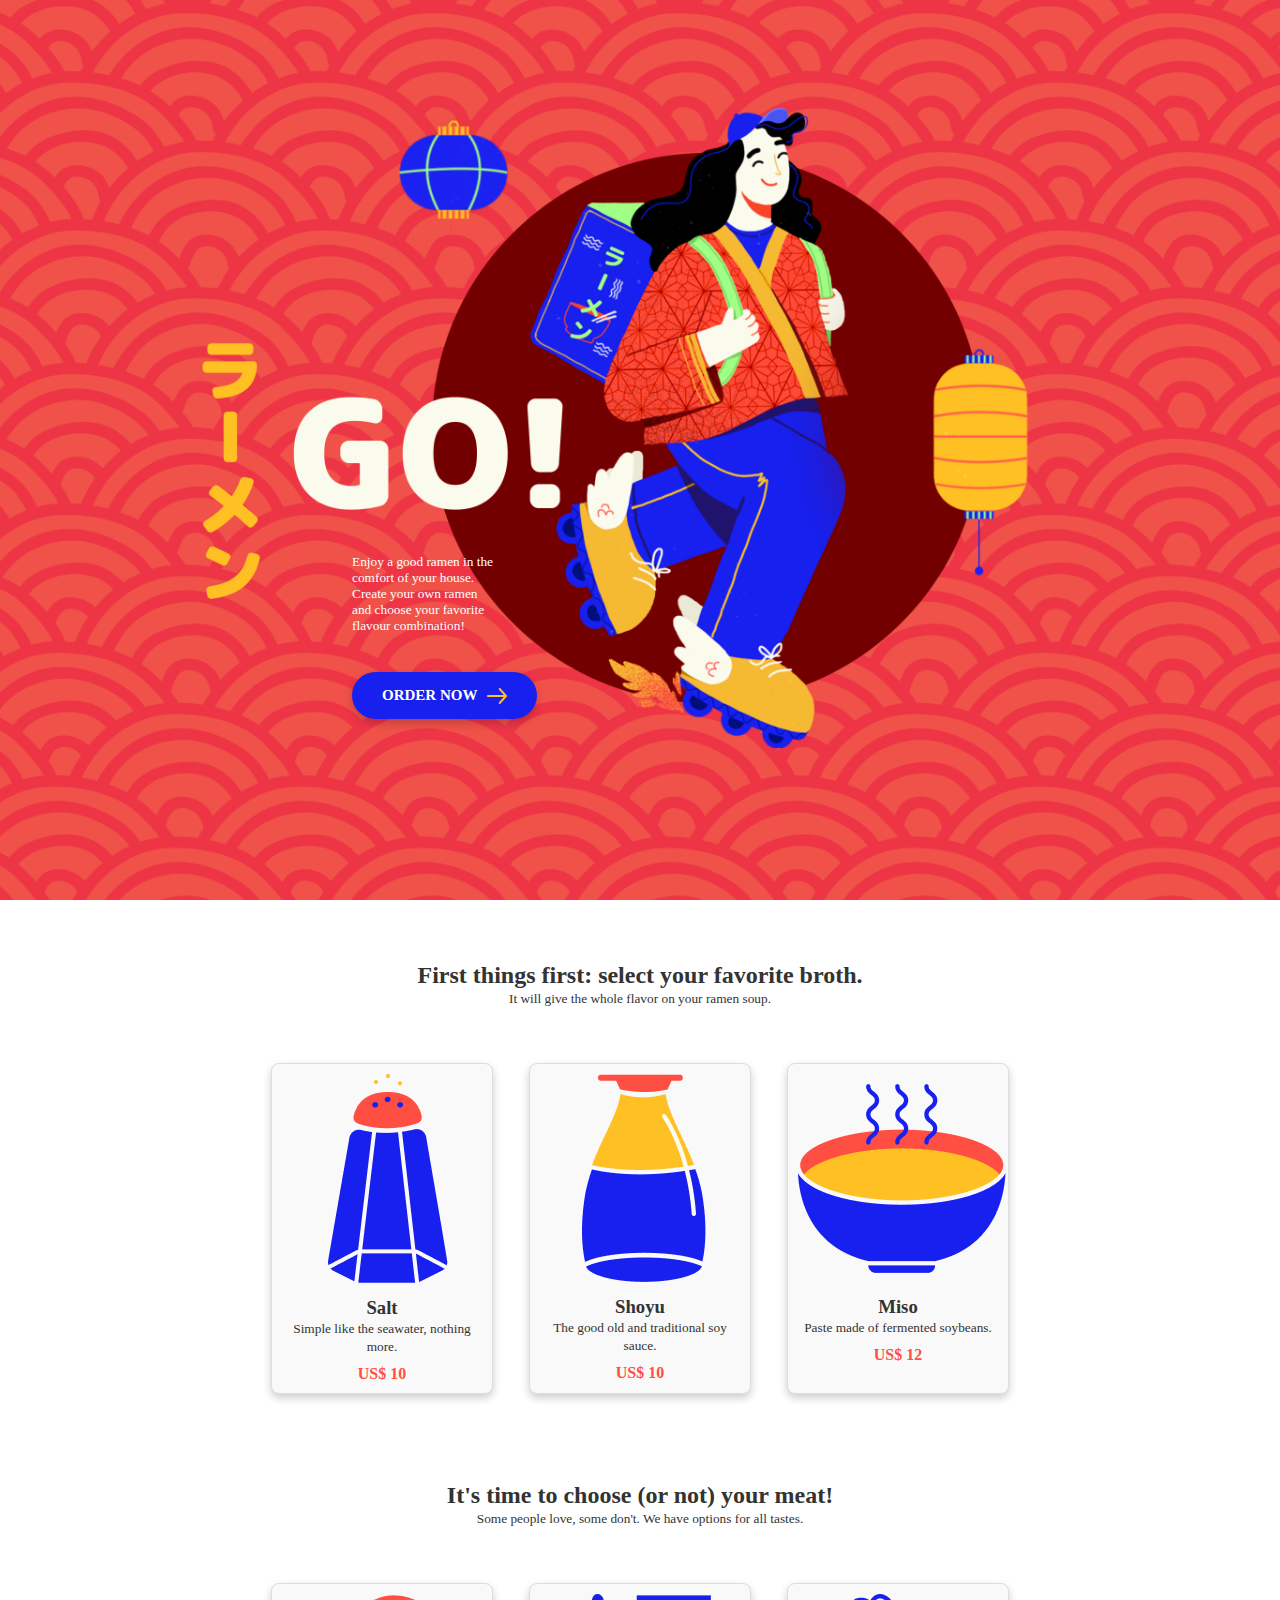
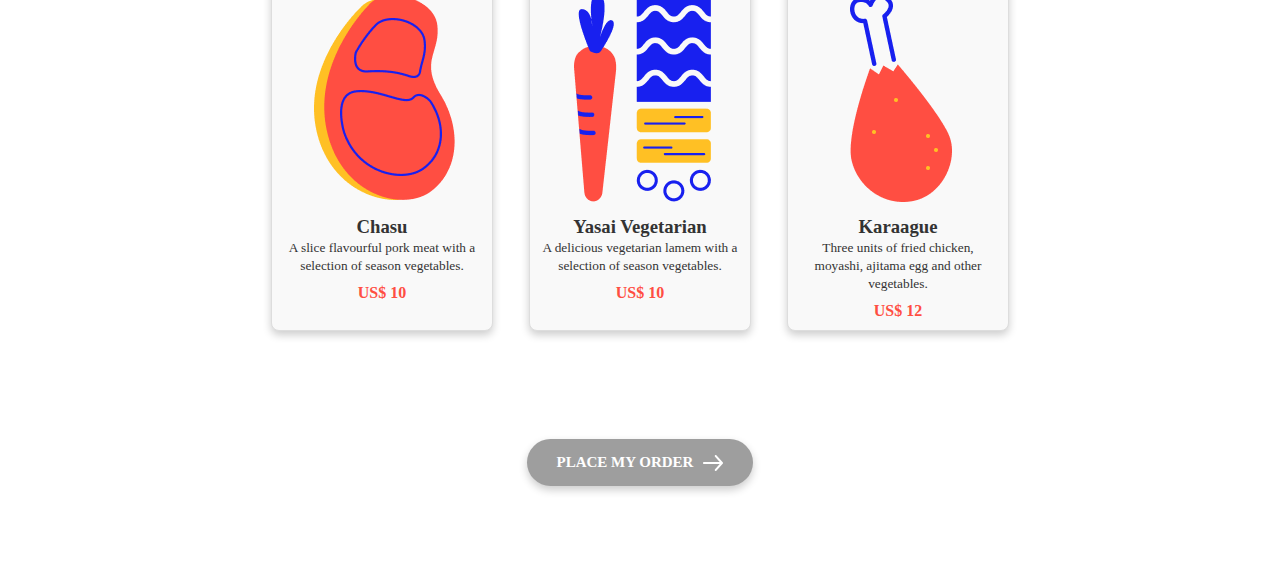
<file: index.html>
<!DOCTYPE html>
<html lang="pt-BR">

<head>
    <meta charset="UTF-8">
    <meta name="viewport" content="width=device-width, initial-scale=1.0">
    <title>RamenGo!</title>
    <script src="script.js" defer></script>
    <link rel="stylesheet" href="styles.css">
</head>

<body>
    <section class="hero">
        <small>
            <span>Enjoy a good ramen in the</span><br>
            <span>comfort of your house.</span><br>
            <span>Create your own ramen</span><br>
            <span>and choose your favorite</span><br>
            <span>flavour combination!</span>
        </small>
        <div class="hero-content">
            <a href="#selection" class="btn">
                ORDER NOW
                <svg width="20" height="16" viewBox="0 0 20 16" fill="none" xmlns="http://www.w3.org/2000/svg">
                    <path fill-rule="evenodd" clip-rule="evenodd" d="M19.7115 7.23199L13.3586 0.298656C12.9845 -0.11041 12.3878 -0.0976104 12.0278 0.326923C11.6673 0.751457 11.6786 1.42666 12.0532 1.83519L16.7247 6.93333H0.941176C0.421176 6.93333 0 7.41119 0 7.99999C0 8.58933 0.421176 9.06666 0.941176 9.06666H16.7247L12.0532 14.1653C11.6786 14.5739 11.6673 15.2491 12.0278 15.6736C12.2127 15.8907 12.4588 16 12.7059 16C12.9407 16 13.176 15.9013 13.3586 15.7019L19.7115 8.76853C19.896 8.56746 20 8.29013 20 7.99999C20 7.71039 19.896 7.43306 19.7115 7.23199Z" fill="#FFC024"/>
                </svg>                    
            </a>
        </div>
    </section>
    <section class="selection" id="selection">
        <h2>First things first: select your favorite broth.</h2>
        <small>It will give the whole flavor on your ramen soup.</small>
        <div class="card-container" data-type="broth">
            <div class="card" data-id="1">
                <img src="images/sal-inactive.png" alt="Caldo 1">
                <h3>Salt</h3>
                <small>Simple like the seawater, nothing more.</small>
                <p class="price">US$ 10</p>
            </div>
            <div class="card" data-id="2">
                <img src="images/shoyu-inactive.png" alt="Caldo 2">
                <h3>Shoyu</h3>
                <small>The good old and traditional soy sauce.</small>
                <p class="price">US$ 10</p>
            </div>
            <div class="card" data-id="3">
                <img src="images/miso-inactive.png" alt="Caldo 3">
                <h3>Miso</h3>
                <small>Paste made of fermented soybeans.</small>
                <p class="price">US$ 12</p>
            </div>
        </div>
        <h2>It's time to choose (or not) your meat!</h2>
        <small>Some people love, some don't. We have options for all tastes.</small>
        <div class="card-container" data-type="meat">
            <div class="card" data-id="1">
                <img src="images/pork-inactive.png" alt="Proteína 1">
                <h3>Chasu</h3>
                <small>A slice flavourful pork meat with a selection of season vegetables.</small>
                <p class="price">US$ 10</p>
            </div>
            <div class="card" data-id="2">
                <img src="images/yasai-inactive.png" alt="Proteína 2">
                <h3>Yasai Vegetarian</h3>
                <small>A delicious vegetarian lamem with a selection of season vegetables.</small>
                <p class="price">US$ 10</p>
            </div>
            <div class="card" data-id="3">
                <img src="images/chicken-inactive.png" alt="Proteína 3">
                <h3>Karaague</h3>
                <small>Three units of fried chicken, moyashi, ajitama egg and other vegetables.</small>
                <p class="price">US$ 12</p>
            </div>
        </div>
    </section>
    <div class="btn-submit">
        <a href="sucess.html" class="btn sucess">
            PLACE MY ORDER 
            <svg width="20" height="16" viewBox="0 0 20 16" fill="none" xmlns="http://www.w3.org/2000/svg">
                <path fill-rule="evenodd" clip-rule="evenodd" d="M19.7115 7.23199L13.3586 0.298656C12.9845 -0.11041 12.3878 -0.0976104 12.0278 0.326923C11.6673 0.751457 11.6786 1.42666 12.0532 1.83519L16.7247 6.93333H0.941176C0.421176 6.93333 0 7.41119 0 7.99999C0 8.58933 0.421176 9.06666 0.941176 9.06666H16.7247L12.0532 14.1653C11.6786 14.5739 11.6673 15.2491 12.0278 15.6736C12.2127 15.8907 12.4588 16 12.7059 16C12.9407 16 13.176 15.9013 13.3586 15.7019L19.7115 8.76853C19.896 8.56746 20 8.29013 20 7.99999C20 7.71039 19.896 7.43306 19.7115 7.23199Z" fill="white"/>
            </svg>                
        </a>
    </div>
</body>

</html>
</file>
<file: styles.css>
body {
    margin: 0;
    font-family: 'Rounded Mplus 1c';
    color: #333;
}

.hero {
    height: 100vh;
    background: url('images/background.png') no-repeat center center;
    background-size: cover;
    display: flex;
    align-items: center;
    justify-content: center;
    position: relative;
    margin-bottom: 2rem;
}

.hero small {
    position: absolute;
    top: 34rem;
    left: 22rem;
    color: white;
    margin-bottom: 0;
}

.hero-content {
    position: absolute;
    top: 42rem;
    left: 22rem;
    display: flex;
    align-items: center;
    justify-content: center;
}

.hero-content .btn {
    display: flex;
    align-items: center;
    background-color: #1820ef;
    font-weight: bold;
    color: white;
    padding: 15px 30px;
    text-decoration: none;
    font-size: 15px;
    border-radius: 25px;
    box-shadow: 0 4px 8px rgba(0, 0, 0, 0.2);
    gap: 10px;
}

.hero-content .btn:hover {
    background-color: #808383;
}

/* Seção de seleção */
.selection {
    padding: 20px;
    text-align: center;
}

/* Container de cartões */
.card-container {
    display: flex;
    justify-content: center;
    gap: 20px;
    flex-wrap: wrap;
    margin-bottom: 5rem;
    margin-top: 3rem;
}

/* Estilos dos cartões */
.card {
    background: #f9f9f9;
    border: 1px solid #ddd;
    border-radius: 8px;
    overflow: hidden;
    width: 200px;
    text-align: center;
    padding: 10px;
    margin: 8px;
    cursor: pointer;
    transition: background-color 0.3s ease, border-color 0.3s ease, color 0.3s ease;
    position: relative;
    box-shadow: 0 4px 8px rgba(0, 0, 0, 0.2);
}

.card.selected h3,
.card.selected small,
.card.selected p.price {
    color: white;
    font-family: 'Rounded Mplus 1c';
}

.card.selected p.price {
    color: #ffc024;
}

h2, h3, small, p {
    margin: 10px 0 0;
    font-family: 'Rounded Mplus 1c';
}

.price {
    color: #ff4e42;
    font-weight: bold;
    margin-top: 10px;
}

.card.selected {
    border: 2px solid #1820ef;
    background-color: #1820ef;
    color: white;
}

.btn-submit {
    display: flex;
    justify-content: center;
}

.sucess {
    display: flex;
    align-items: center;
    background-color: #9e9e9e;
    font-weight: bold;
    color: white;
    margin-bottom: 5rem;
    padding: 15px 30px;
    text-decoration: none;
    font-size: 15px;
    border-radius: 25px;
    box-shadow: 0 4px 8px rgba(0, 0, 0, 0.2);
    gap: 10px;
}

.sucess:hover {
    background-color: #1820ef;
}

/* Estilos específicos para dispositivos móveis */
@media (max-width: 767px) {
    .hero {
        height: auto;
        margin-bottom: 1rem;
    }

    .hero small {
        position: static;
        margin-bottom: 1rem;
        text-align: center;
    }

    .hero-content {
        position: static;
        margin-top: 1rem;
        flex-direction: column;
    }

    .hero-content .btn {
        font-size: 14px;
        padding: 10px 20px;
    }

    .card-container {
        flex-direction: column;
        margin-top: 2rem;
        margin-bottom: 2rem;
    }

    .card {
        width: 100%;
        max-width: 300px;
    }

    .sucess {
        padding: 10px 20px;
        font-size: 14px;
    }
}
</file>
